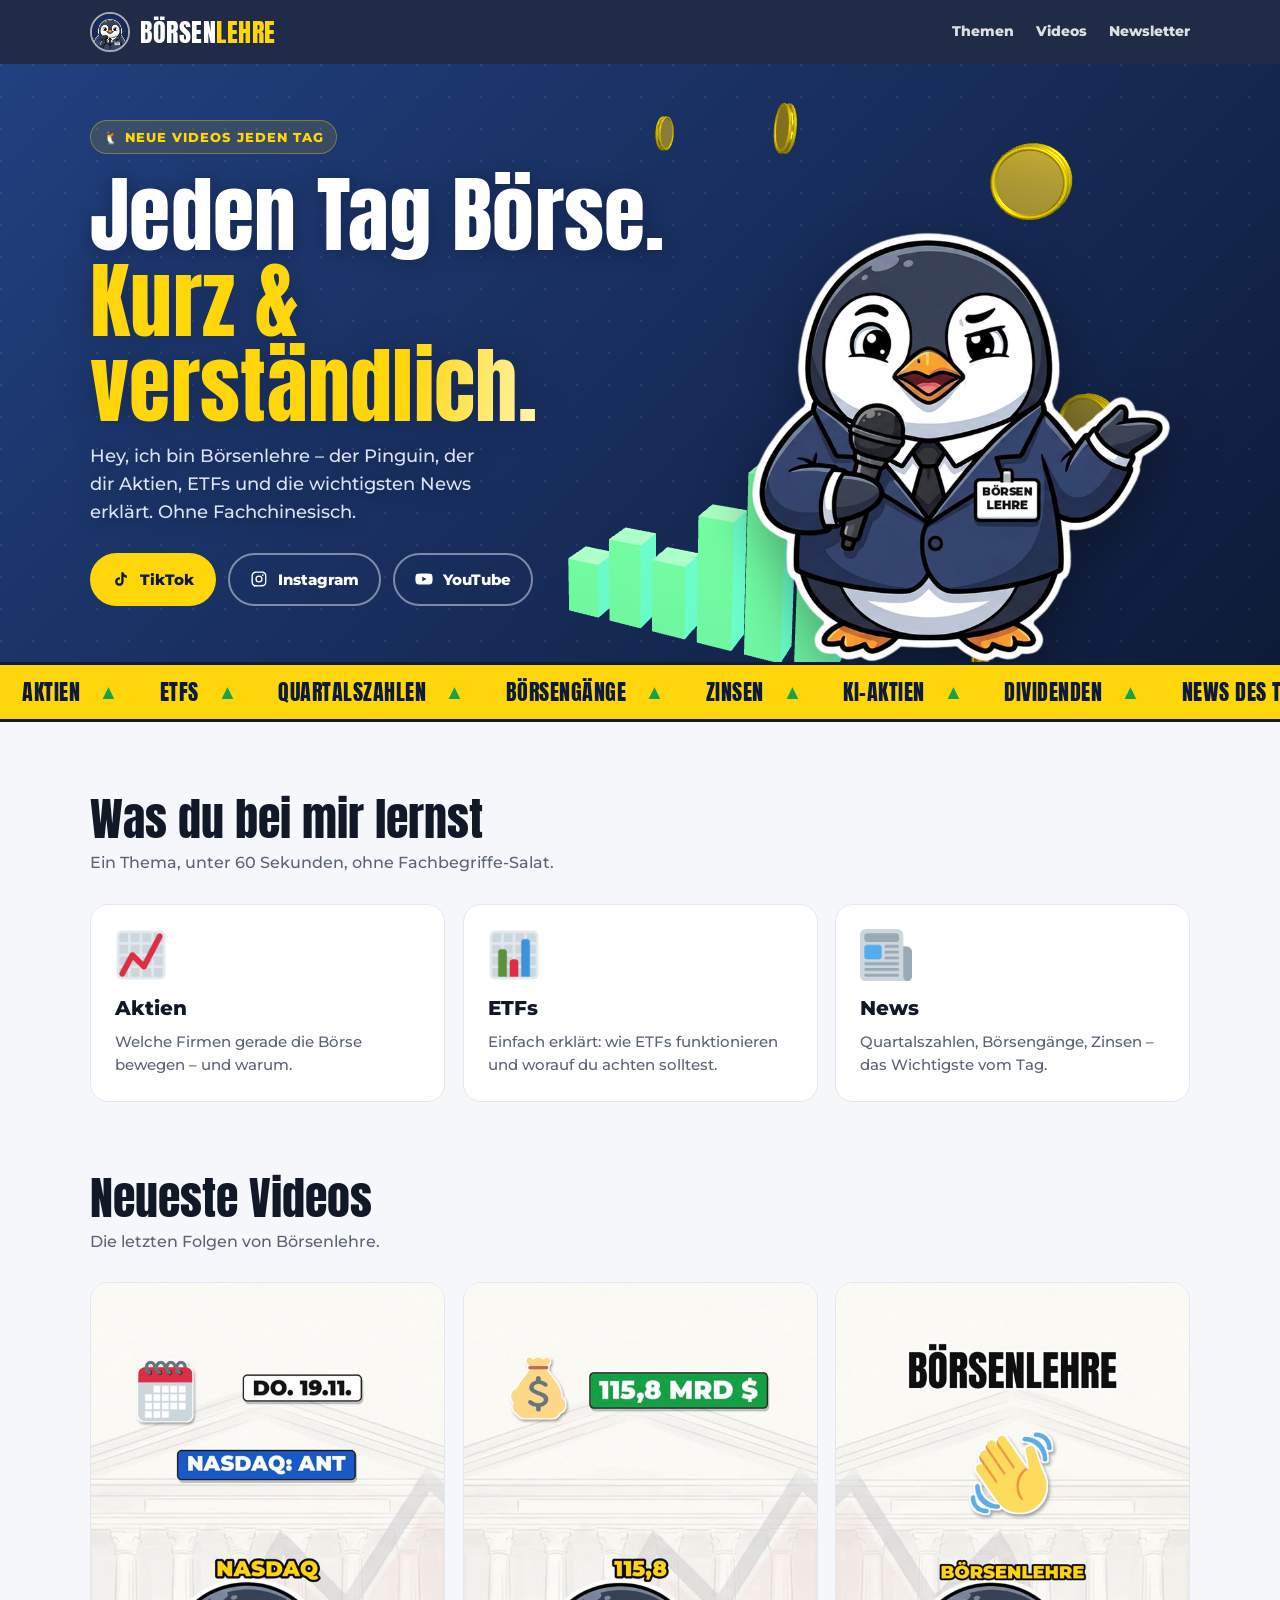
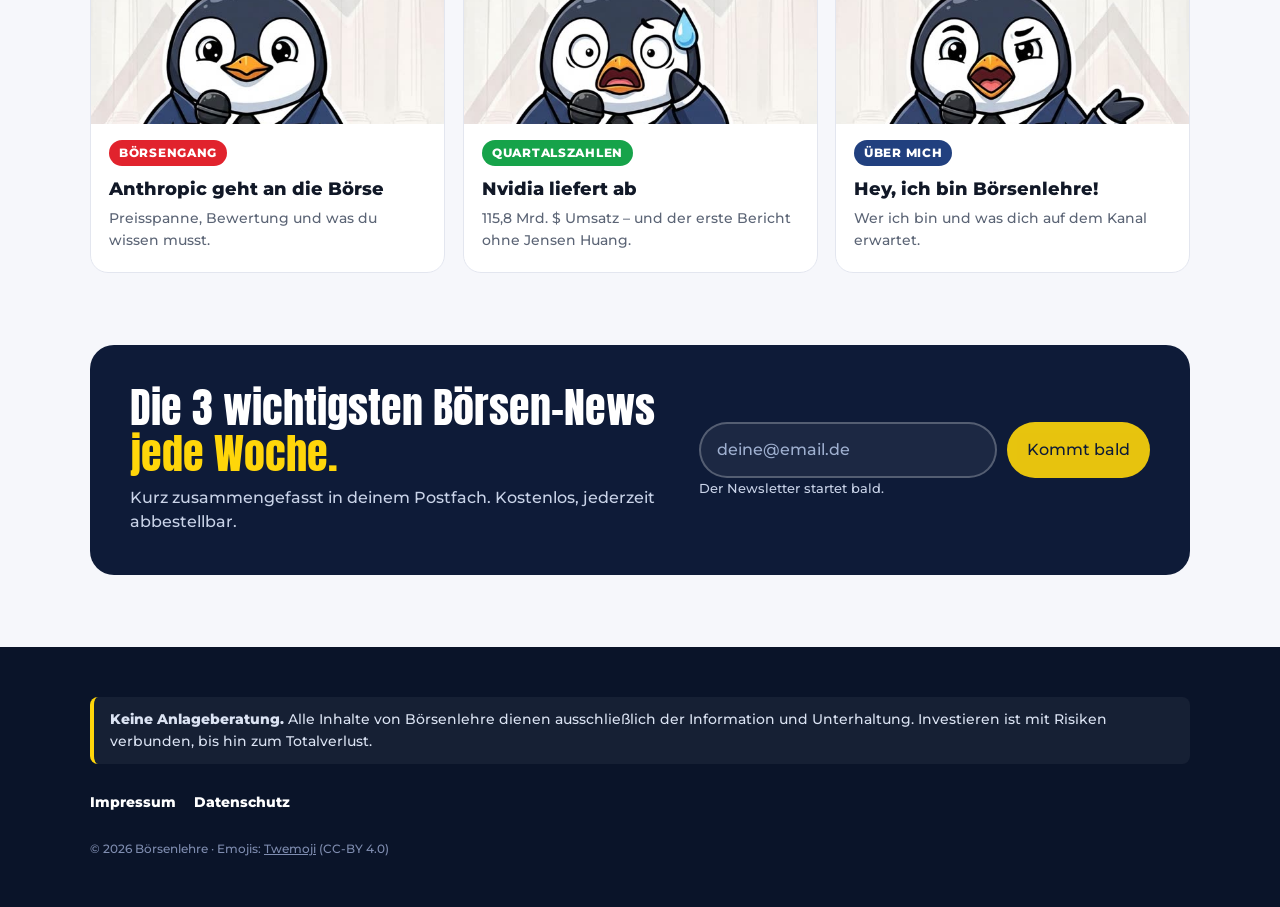
<file: website/index.html>
<!DOCTYPE html>
<html lang="de">
<head>
  <meta charset="utf-8">
  <meta name="viewport" content="width=device-width, initial-scale=1">
  <title>Börsenlehre – Jeden Tag Börse, kurz & verständlich</title>
  <meta name="description" content="Börsenlehre ist der Pinguin, der dir jeden Tag die Börse erklärt: Aktien, ETFs und News – kurz, verständlich und ohne Fachchinesisch.">
  <link rel="icon" href="assets/logo.png">
  <link rel="stylesheet" href="style.css">
</head>
<body>

<header class="site-header">
  <div class="wrap">
    <a class="brand" href="#">
      <img src="assets/logo.png" alt="Börsenlehre Logo">
      <span class="wordmark">BÖRSEN<span>LEHRE</span></span>
    </a>
    <nav class="nav">
      <a href="#themen">Themen</a>
      <a href="#videos">Videos</a>
      <a href="#newsletter">Newsletter</a>
    </nav>
  </div>
</header>

<main>
  <section class="hero" style="padding:0">
    <canvas id="hero3d" aria-hidden="true"></canvas>
    <div class="wrap">
      <div>
        <span class="eyebrow">🐧 Neue Videos jeden Tag</span>
        <h1>Jeden Tag Börse.<br><span>Kurz & verständlich.</span></h1>
        <p class="lead">Hey, ich bin Börsenlehre – der Pinguin, der dir Aktien, ETFs und die wichtigsten News erklärt. Ohne Fachchinesisch.</p>
        <div class="socials">
          <!-- TODO: echte Profil-Links eintragen -->
          <a class="btn btn-primary" href="#" aria-label="Börsenlehre auf TikTok">
            <svg viewBox="0 0 24 24" aria-hidden="true"><path d="M16.6 5.8A4.3 4.3 0 0 1 15.5 3h-3.1v12.4a2.6 2.6 0 1 1-2.6-2.6c.3 0 .5 0 .8.1V9.8a5.7 5.7 0 1 0 4.9 5.6V9.1a7.4 7.4 0 0 0 4.3 1.4V7.4a4.3 4.3 0 0 1-3.2-1.6z"/></svg>
            TikTok
          </a>
          <a class="btn btn-ghost" href="#" aria-label="Börsenlehre auf Instagram">
            <svg viewBox="0 0 24 24" aria-hidden="true"><path d="M12 7.2A4.8 4.8 0 1 0 12 16.8 4.8 4.8 0 0 0 12 7.2zm0 7.9a3.1 3.1 0 1 1 0-6.2 3.1 3.1 0 0 1 0 6.2zM17 5.8a1.1 1.1 0 1 0 0 2.2 1.1 1.1 0 0 0 0-2.2zM21.9 7.9c-.1-1.6-.4-3-1.6-4.2S17.7 2.1 16.1 2c-1.7-.1-6.6-.1-8.2 0-1.6.1-3 .4-4.2 1.6S2.1 6.3 2 7.9c-.1 1.7-.1 6.6 0 8.2.1 1.6.4 3 1.6 4.2s2.6 1.5 4.2 1.6c1.7.1 6.6.1 8.2 0 1.6-.1 3-.4 4.2-1.6s1.5-2.6 1.6-4.2c.1-1.7.1-6.5 0-8.2zm-2.1 10a3.3 3.3 0 0 1-1.9 1.9c-1.3.5-4.4.4-5.9.4s-4.6.1-5.9-.4a3.3 3.3 0 0 1-1.9-1.9c-.5-1.3-.4-4.4-.4-5.9s-.1-4.6.4-5.9a3.3 3.3 0 0 1 1.9-1.9c1.3-.5 4.4-.4 5.9-.4s4.6-.1 5.9.4a3.3 3.3 0 0 1 1.9 1.9c.5 1.3.4 4.4.4 5.9s.1 4.6-.4 5.9z"/></svg>
            Instagram
          </a>
          <a class="btn btn-ghost" href="#" aria-label="Börsenlehre auf YouTube">
            <svg viewBox="0 0 24 24" aria-hidden="true"><path d="M23 7.2a3 3 0 0 0-2.1-2.1C19 4.6 12 4.6 12 4.6s-7 0-8.9.5A3 3 0 0 0 1 7.2 31 31 0 0 0 .5 12a31 31 0 0 0 .5 4.8 3 3 0 0 0 2.1 2.1c1.9.5 8.9.5 8.9.5s7 0 8.9-.5a3 3 0 0 0 2.1-2.1 31 31 0 0 0 .5-4.8 31 31 0 0 0-.5-4.8zM9.7 15V9l5.8 3-5.8 3z"/></svg>
            YouTube
          </a>
        </div>
      </div>
      <div class="hero-wrap-img"><img class="hero-img" src="assets/pinguin-hero.png" alt="Börsenlehre, ein Pinguin im Anzug mit Mikrofon"></div>
    </div>
  </section>

  <div class="ticker" aria-hidden="true">
    <div class="ticker-track">
      <span>AKTIEN</span><span>ETFS</span><span>QUARTALSZAHLEN</span><span>BÖRSENGÄNGE</span><span>ZINSEN</span><span>KI-AKTIEN</span><span>DIVIDENDEN</span><span>NEWS DES TAGES</span>
      <span>AKTIEN</span><span>ETFS</span><span>QUARTALSZAHLEN</span><span>BÖRSENGÄNGE</span><span>ZINSEN</span><span>KI-AKTIEN</span><span>DIVIDENDEN</span><span>NEWS DES TAGES</span>
    </div>
  </div>

  <section id="themen">
    <div class="wrap">
      <div class="section-head">
        <h2>Was du bei mir lernst</h2>
        <p>Ein Thema, unter 60 Sekunden, ohne Fachbegriffe-Salat.</p>
      </div>
      <div class="topics">
        <article class="topic" data-tilt>
          <img src="assets/emoji-1f4c8.png" alt="">
          <h3>Aktien</h3>
          <p>Welche Firmen gerade die Börse bewegen – und warum.</p>
        </article>
        <article class="topic" data-tilt>
          <img src="assets/emoji-1f4ca.png" alt="">
          <h3>ETFs</h3>
          <p>Einfach erklärt: wie ETFs funktionieren und worauf du achten solltest.</p>
        </article>
        <article class="topic" data-tilt>
          <img src="assets/emoji-1f4f0.png" alt="">
          <h3>News</h3>
          <p>Quartalszahlen, Börsengänge, Zinsen – das Wichtigste vom Tag.</p>
        </article>
      </div>
    </div>
  </section>

  <section id="videos" style="padding-top:0">
    <div class="wrap">
      <div class="section-head">
        <h2>Neueste Videos</h2>
        <p>Die letzten Folgen von Börsenlehre.</p>
      </div>
      <div class="videos">
        <!-- TODO: Links zu den Videos auf TikTok/Instagram eintragen -->
        <a class="video" href="#" data-tilt>
          <div class="thumb"><img src="assets/thumb-anthropic.jpg" alt="Vorschaubild: Anthropic-Börsengang" loading="lazy"></div>
          <div class="body">
            <span class="tag red">Börsengang</span>
            <h3>Anthropic geht an die Börse</h3>
            <p>Preisspanne, Bewertung und was du wissen musst.</p>
          </div>
        </a>
        <a class="video" href="#" data-tilt>
          <div class="thumb"><img src="assets/thumb-nvidia.jpg" alt="Vorschaubild: Nvidia-Quartalszahlen" loading="lazy"></div>
          <div class="body">
            <span class="tag green">Quartalszahlen</span>
            <h3>Nvidia liefert ab</h3>
            <p>115,8 Mrd. $ Umsatz – und der erste Bericht ohne Jensen Huang.</p>
          </div>
        </a>
        <a class="video" href="#" data-tilt>
          <div class="thumb"><img src="assets/thumb-boersenlehre.jpg" alt="Vorschaubild: Börsenlehre stellt sich vor" loading="lazy"></div>
          <div class="body">
            <span class="tag blue">Über mich</span>
            <h3>Hey, ich bin Börsenlehre!</h3>
            <p>Wer ich bin und was dich auf dem Kanal erwartet.</p>
          </div>
        </a>
      </div>
    </div>
  </section>

  <section id="newsletter" style="padding-top:0">
    <div class="wrap">
      <div class="newsletter">
        <div>
          <h2>Die 3 wichtigsten Börsen-News<br><span>jede Woche.</span></h2>
          <p>Kurz zusammengefasst in deinem Postfach. Kostenlos, jederzeit abbestellbar.</p>
        </div>
        <div>
          <!-- Platzhalter: noch nicht mit einem Newsletter-Dienst verbunden -->
          <form class="nl-form" onsubmit="return false;">
            <input type="email" placeholder="deine@email.de" aria-label="E-Mail-Adresse" disabled>
            <button class="btn btn-primary" type="submit" disabled>Kommt bald</button>
          </form>
          <p class="nl-note">Der Newsletter startet bald.</p>
        </div>
      </div>
    </div>
  </section>
</main>

<footer class="site-footer">
  <div class="wrap">
    <p class="disclaimer"><strong>Keine Anlageberatung.</strong> Alle Inhalte von Börsenlehre dienen ausschließlich der Information und Unterhaltung. Investieren ist mit Risiken verbunden, bis hin zum Totalverlust.</p>
    <div class="footer-links">
      <a href="impressum.html">Impressum</a>
      <a href="datenschutz.html">Datenschutz</a>
    </div>
    <p class="small">© 2026 Börsenlehre · Emojis: <a href="https://github.com/jdecked/twemoji">Twemoji</a> (CC-BY 4.0)</p>
  </div>
</footer>

<script src="vendor/three.min.js"></script>
<script src="hero3d.js"></script>

</body>
</html>
</file>
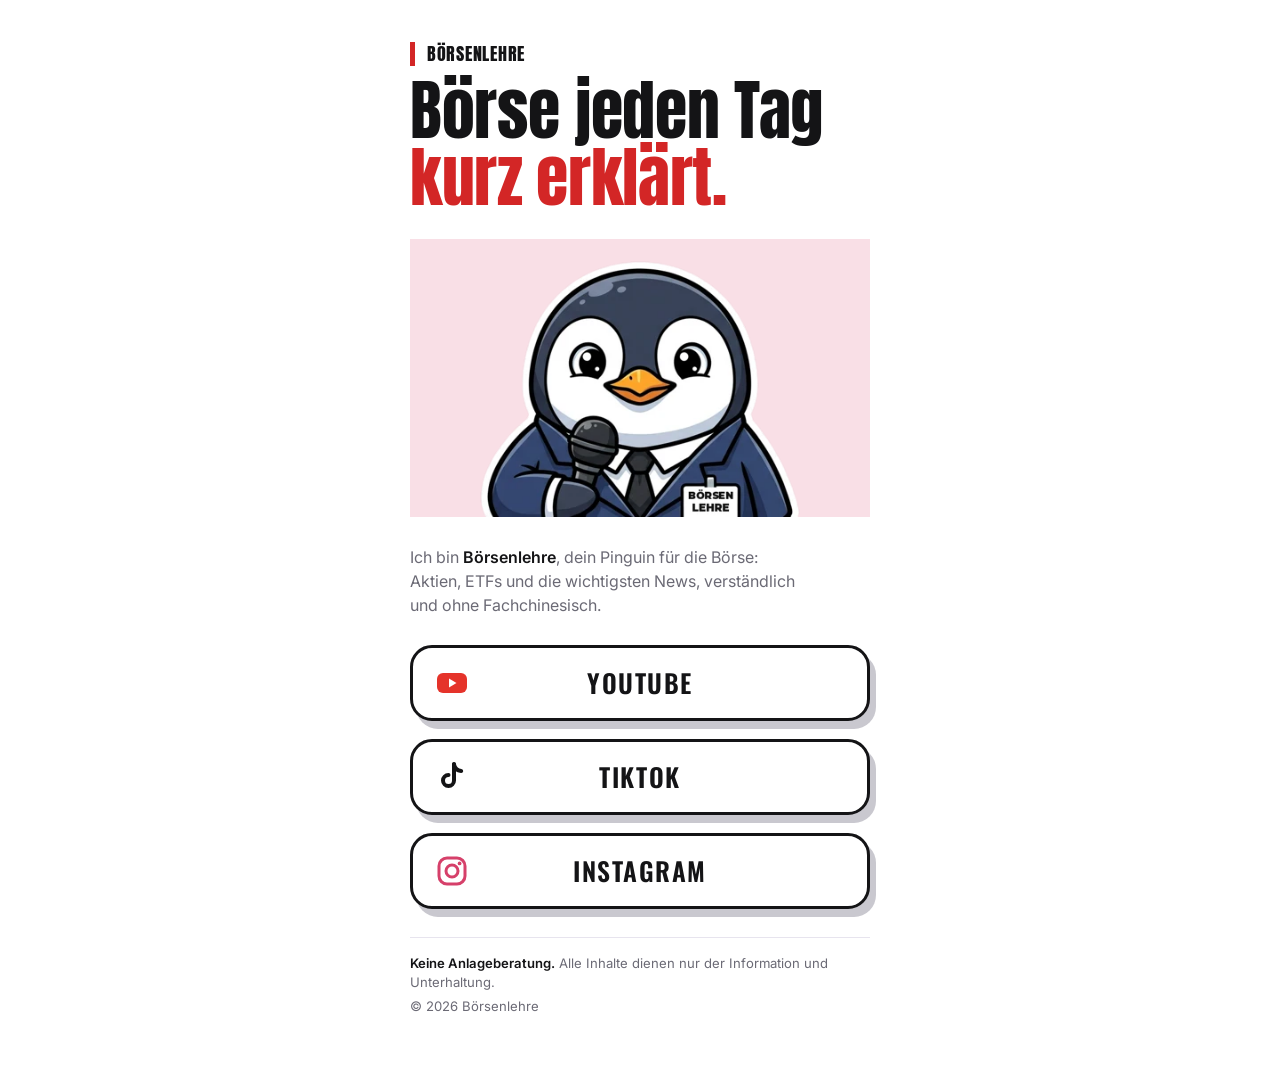
<file: website/links/index.html>
<!doctype html>
<html lang="de">
<head>
<meta charset="utf-8">
<meta name="viewport" content="width=device-width, initial-scale=1, viewport-fit=cover">
<title>Börsenlehre Links</title>
<meta name="claude:viewport-fit-sides" content="cover">
<meta name="description" content="Alle Kanäle von Börsenlehre: YouTube, Instagram und TikTok. Börse jeden Tag kurz und verständlich erklärt.">
<link rel="preconnect" href="https://fonts.googleapis.com">
<link rel="preconnect" href="https://fonts.gstatic.com" crossorigin>
<link rel="stylesheet" href="https://fonts.googleapis.com/css2?family=Anton&family=Oswald:wght@600;700&family=Inter:wght@400;500;600;700;800&display=swap">
<style>
/* Layout: eine schmale Spalte wie ein Börsenlehre-Cover – Rubrik, große Anton-Headline, Pastellfeld mit Pinguin, darunter die Kanäle als Zeilen. */
:root {
  --bg: #ffffff;
  --ink: #141416;
  --muted: #6b6a75;
  --line: #e7e4ee;
  --panel: #f9dfe6;      /* Rosa wie SPEZIALAUSGABE-Cover */
  --row: #ffffff;
  --row-hover: #f6f4fa;
  --red: #d32626;
  --green: #2e7d32;
  --grey: #5f5f64;
  --focus: #3b5bdb;
  --btn-shadow: #c9c8cf;
  --yt: #e5332a; --ig: #d6406a; --tt: #141416;
  --label: "Oswald", "Arial Narrow", "Roboto Condensed", sans-serif;
  --display: "Anton", "Impact", "Arial Narrow", sans-serif;
  --text: "Inter", system-ui, -apple-system, "Segoe UI", sans-serif;
}
@media (prefers-color-scheme: dark) {
  :root:not([data-theme="light"]) {
    --bg: #121116; --ink: #f4f2f8; --muted: #a8a5b4; --line: #2a2832; --panel: #3a2530;
    --row: #1a1920; --row-hover: #23212b; --red: #ff5a52; --green: #5ccf6a; --grey: #a3a3ab; --focus: #8ea6ff; --btn-shadow: #000000; --yt: #ff4d44; --ig: #ff6f96; --tt: #f4f2f8;
    color-scheme: dark;
  }
}
:root[data-theme="dark"] {
  --bg: #121116; --ink: #f4f2f8; --muted: #a8a5b4; --line: #2a2832; --panel: #3a2530;
  --row: #1a1920; --row-hover: #23212b; --red: #ff5a52; --green: #5ccf6a; --grey: #a3a3ab; --focus: #8ea6ff; --btn-shadow: #000000; --yt: #ff4d44; --ig: #ff6f96; --tt: #f4f2f8;
  color-scheme: dark;
}
* { box-sizing: border-box; }
body {
  background: var(--bg); color: var(--ink); font-family: var(--text); font-size: 16px; line-height: 1.5;
  padding-left: max(16px, env(safe-area-inset-left, 0px)); padding-right: max(16px, env(safe-area-inset-right, 0px));
  padding-block: 32px 40px;
}
.wrap { max-width: 460px; margin: 0 auto; display: grid; gap: 28px; }
.rubrik { display: flex; align-items: center; gap: 12px; font-family: var(--display); font-size: 1.15rem; letter-spacing: 0.04em; text-transform: uppercase; }
.rubrik::before { content: ""; width: 5px; height: 1.3em; background: var(--red); }
h1 { margin: 10px 0 0; font-family: var(--display); font-weight: 400; font-size: clamp(2.9rem, 13vw, 4.1rem); line-height: 1.02; letter-spacing: -0.005em; text-wrap: balance; }
h1 span { color: var(--red); display: block; }
.panel { background: var(--panel); display: flex; justify-content: center; align-items: flex-end; padding-top: 22px; overflow: hidden; }
.panel img { width: min(320px, 82%); height: auto; display: block; }
.bio { margin: 0; color: var(--muted); font-size: 1rem; max-width: 40ch; }
.bio strong { color: var(--ink); font-weight: 600; }
.links { list-style: none; margin: 0; padding: 0; display: grid; gap: 18px; }
.links a {
  position: relative; display: flex; align-items: center; justify-content: center; min-height: 76px;
  padding: 14px 64px; background: var(--row); color: var(--ink); text-decoration: none;
  border: 3px solid var(--ink); border-radius: 22px; box-shadow: 6px 8px 0 var(--btn-shadow);
  transition: transform .12s ease, box-shadow .12s ease, background-color .12s ease;
}
.links a:hover { background: var(--row-hover); }
.links a:active { transform: translate(4px, 5px); box-shadow: 2px 3px 0 var(--btn-shadow); }
.links a:focus-visible { outline: 3px solid var(--focus); outline-offset: 4px; }
.ico { position: absolute; left: 22px; top: 50%; transform: translateY(-50%); width: 34px; height: 34px; display: grid; place-items: center; }
.ico svg { width: 34px; height: 34px; display: block; }
.yt .ico { color: var(--yt); } .ig .ico { color: var(--ig); } .tt .ico { color: var(--tt); }
.name { font-family: var(--label); font-weight: 600; font-size: 1.6rem; letter-spacing: 0.06em; text-transform: uppercase; line-height: 1; }
@media (prefers-reduced-motion: reduce) { .links a { transition: none; } }
footer { border-top: 1px solid var(--line); padding-top: 16px; display: grid; gap: 4px; color: var(--muted); font-size: 0.82rem; }
footer b { color: var(--ink); font-weight: 600; }
</style>
</head>
<body>


<main class="wrap">
  <header>
    <div class="rubrik">Börsenlehre</div>
    <h1>Börse jeden Tag<span>kurz erklärt.</span></h1>
  </header>

  <div class="panel" aria-hidden="true"><img alt="" src="[data-uri]"></div>

  <p class="bio">Ich bin <strong>Börsenlehre</strong>, dein Pinguin für die Börse: Aktien, ETFs und die wichtigsten News, verständlich und ohne Fachchinesisch.</p>

  <ul class="links">
    <li><a class="yt" href="https://youtube.com/@borsenlehre" target="_blank" rel="noopener" aria-label="YouTube @borsenlehre">
      <span class="ico"><svg viewBox="0 0 34 34" aria-hidden="true"><rect x="2" y="7" width="30" height="20" rx="6" fill="currentColor"/><path d="M14 12.5l7.5 4.5-7.5 4.5z" fill="#fff"/></svg></span>
      <span class="name">YouTube</span></a></li>
    <li><a class="tt" href="https://www.tiktok.com/@brsenlehre" target="_blank" rel="noopener" aria-label="TikTok @brsenlehre">
      <span class="ico"><svg viewBox="0 0 34 34" aria-hidden="true"><path d="M19 4v16.5a5.5 5.5 0 1 1-5.5-5.5" fill="none" stroke="currentColor" stroke-width="4" stroke-linecap="round"/><path d="M19 4.5c.8 3.8 3.4 6.2 7.2 6.6" fill="none" stroke="currentColor" stroke-width="4" stroke-linecap="round"/></svg></span>
      <span class="name">TikTok</span></a></li>
    <li><a class="ig" href="https://www.instagram.com/boersen.lehre" target="_blank" rel="noopener" aria-label="Instagram @boersen.lehre">
      <span class="ico"><svg viewBox="0 0 34 34" aria-hidden="true"><rect x="4" y="4" width="26" height="26" rx="8" fill="none" stroke="currentColor" stroke-width="3"/><circle cx="17" cy="17" r="6" fill="none" stroke="currentColor" stroke-width="3"/><circle cx="24.6" cy="9.4" r="1.9" fill="currentColor"/></svg></span>
      <span class="name">Instagram</span></a></li>
  </ul>

  <footer>
    <span><b>Keine Anlageberatung.</b> Alle Inhalte dienen nur der Information und Unterhaltung.</span>
    <span>© 2026 Börsenlehre</span>
  </footer>
</main>
</body>
</html>
</file>
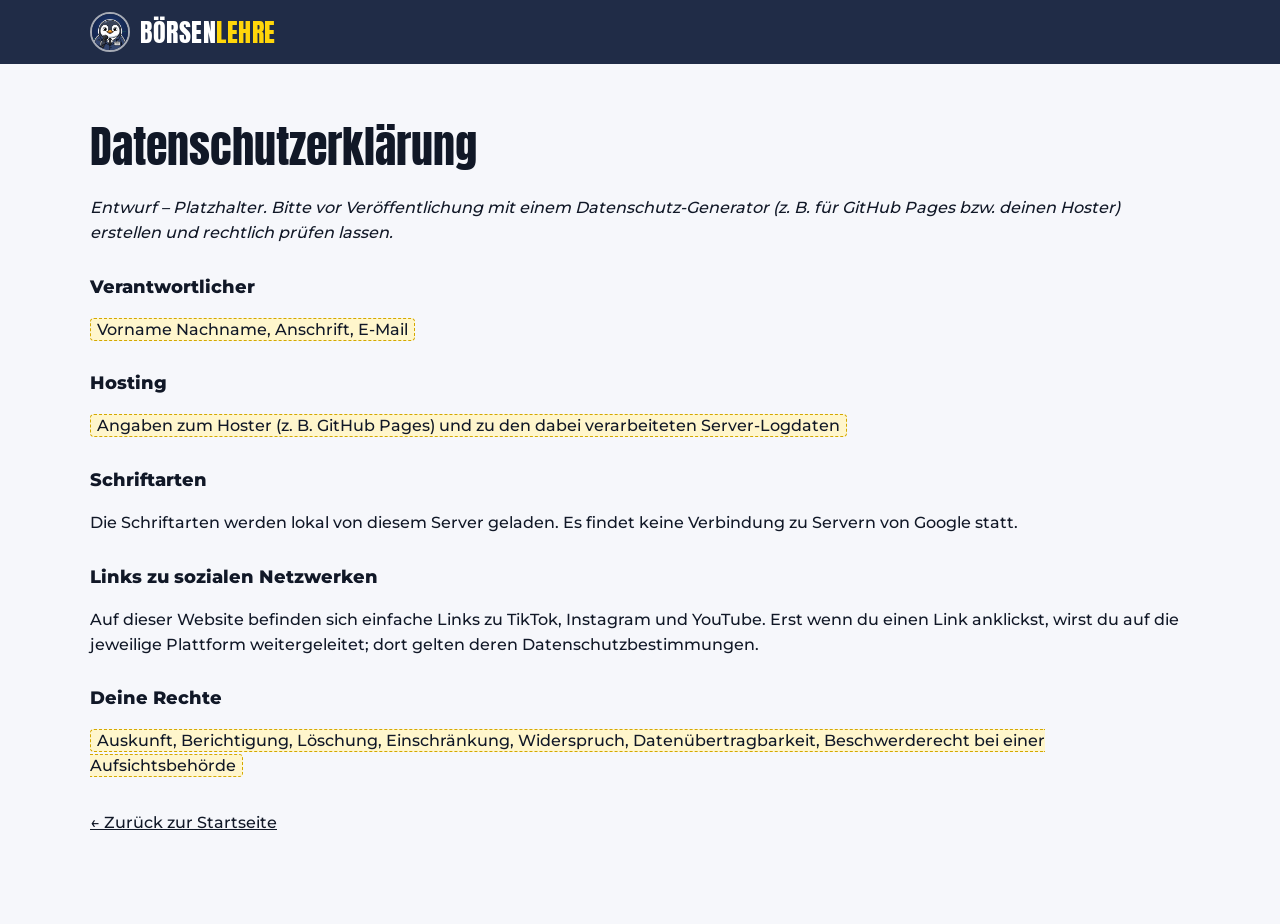
<file: website/datenschutz.html>
<!DOCTYPE html>
<html lang="de">
<head>
  <meta charset="utf-8">
  <meta name="viewport" content="width=device-width, initial-scale=1">
  <title>Datenschutz – Börsenlehre</title>
  <meta name="robots" content="noindex">
  <link rel="icon" href="assets/logo.png">
  <link rel="stylesheet" href="style.css">
</head>
<body>
<header class="site-header">
  <div class="wrap">
    <a class="brand" href="index.html">
      <img src="assets/logo.png" alt="Börsenlehre Logo">
      <span class="wordmark">BÖRSEN<span>LEHRE</span></span>
    </a>
  </div>
</header>

<main class="legal">
  <div class="wrap">
    <h1>Datenschutzerklärung</h1>
    <p><em>Entwurf – Platzhalter. Bitte vor Veröffentlichung mit einem Datenschutz-Generator (z. B. für GitHub Pages bzw. deinen Hoster) erstellen und rechtlich prüfen lassen.</em></p>

    <h2>Verantwortlicher</h2>
    <p><span class="placeholder">Vorname Nachname, Anschrift, E-Mail</span></p>

    <h2>Hosting</h2>
    <p><span class="placeholder">Angaben zum Hoster (z. B. GitHub Pages) und zu den dabei verarbeiteten Server-Logdaten</span></p>

    <h2>Schriftarten</h2>
    <p>Die Schriftarten werden lokal von diesem Server geladen. Es findet keine Verbindung zu Servern von Google statt.</p>

    <h2>Links zu sozialen Netzwerken</h2>
    <p>Auf dieser Website befinden sich einfache Links zu TikTok, Instagram und YouTube. Erst wenn du einen Link anklickst, wirst du auf die jeweilige Plattform weitergeleitet; dort gelten deren Datenschutzbestimmungen.</p>

    <h2>Deine Rechte</h2>
    <p><span class="placeholder">Auskunft, Berichtigung, Löschung, Einschränkung, Widerspruch, Datenübertragbarkeit, Beschwerderecht bei einer Aufsichtsbehörde</span></p>

    <p style="margin-top:32px"><a href="index.html">← Zurück zur Startseite</a></p>
  </div>
</main>
</body>
</html>
</file>
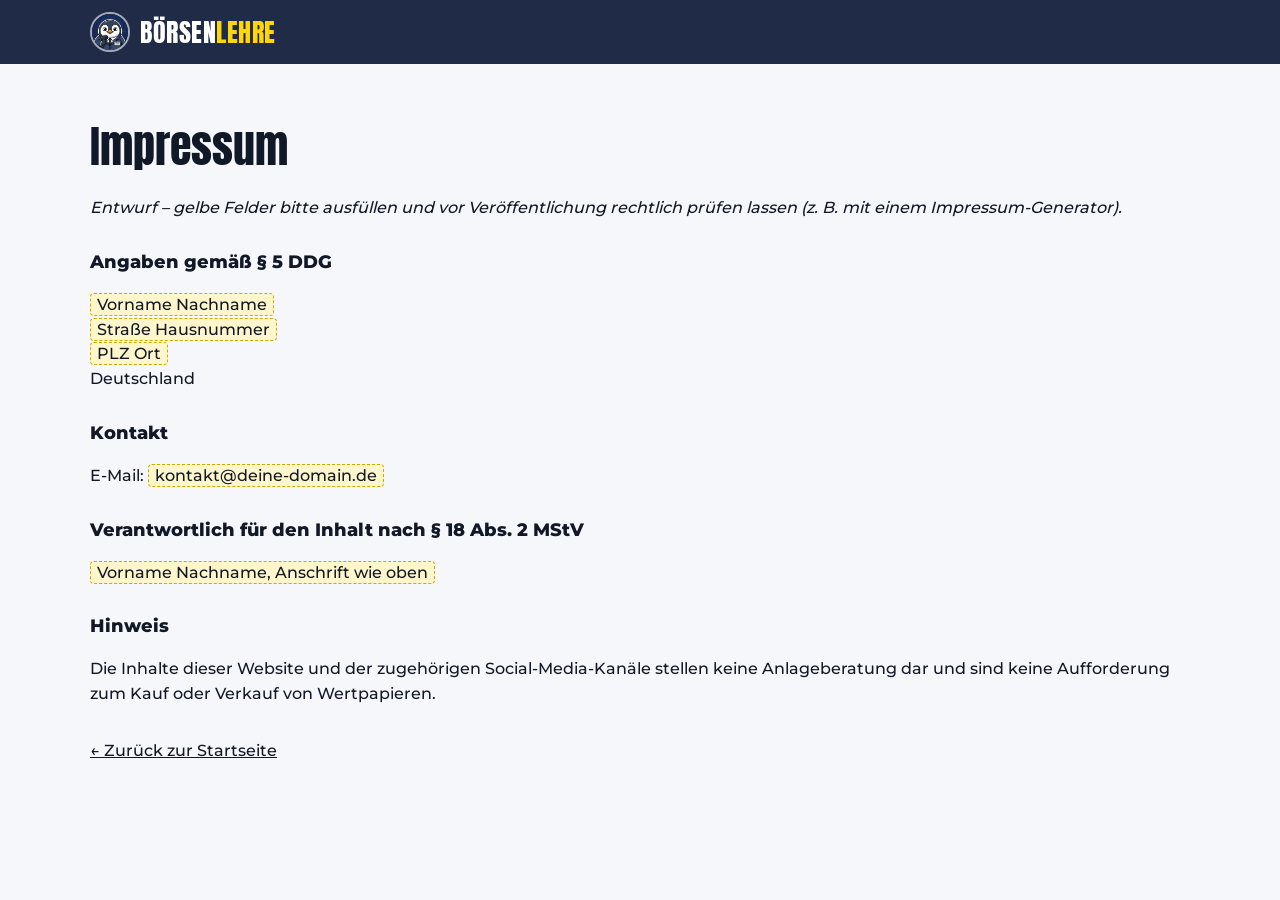
<file: website/impressum.html>
<!DOCTYPE html>
<html lang="de">
<head>
  <meta charset="utf-8">
  <meta name="viewport" content="width=device-width, initial-scale=1">
  <title>Impressum – Börsenlehre</title>
  <meta name="robots" content="noindex">
  <link rel="icon" href="assets/logo.png">
  <link rel="stylesheet" href="style.css">
</head>
<body>
<header class="site-header">
  <div class="wrap">
    <a class="brand" href="index.html">
      <img src="assets/logo.png" alt="Börsenlehre Logo">
      <span class="wordmark">BÖRSEN<span>LEHRE</span></span>
    </a>
  </div>
</header>

<main class="legal">
  <div class="wrap">
    <h1>Impressum</h1>
    <p><em>Entwurf – gelbe Felder bitte ausfüllen und vor Veröffentlichung rechtlich prüfen lassen (z. B. mit einem Impressum-Generator).</em></p>

    <h2>Angaben gemäß § 5 DDG</h2>
    <p>
      <span class="placeholder">Vorname Nachname</span><br>
      <span class="placeholder">Straße Hausnummer</span><br>
      <span class="placeholder">PLZ Ort</span><br>
      Deutschland
    </p>

    <h2>Kontakt</h2>
    <p>E-Mail: <span class="placeholder">kontakt@deine-domain.de</span></p>

    <h2>Verantwortlich für den Inhalt nach § 18 Abs. 2 MStV</h2>
    <p><span class="placeholder">Vorname Nachname, Anschrift wie oben</span></p>

    <h2>Hinweis</h2>
    <p>Die Inhalte dieser Website und der zugehörigen Social-Media-Kanäle stellen keine Anlageberatung dar und sind keine Aufforderung zum Kauf oder Verkauf von Wertpapieren.</p>

    <p style="margin-top:32px"><a href="index.html">← Zurück zur Startseite</a></p>
  </div>
</main>
</body>
</html>
</file>
<file: website/style.css>
@font-face { font-family: "Anton"; src: url("fonts/Anton.ttf") format("truetype"); font-display: swap; }
@font-face { font-family: "Montserrat"; src: url("fonts/Montserrat-Medium.ttf") format("truetype"); font-weight: 500; font-display: swap; }
@font-face { font-family: "Montserrat"; src: url("fonts/Montserrat-ExtraBold.ttf") format("truetype"); font-weight: 800; font-display: swap; }

:root {
  --navy-900: #0e1b38;
  --navy-700: #21407f;
  --yellow: #ffd60a;
  --green: #16a34a;
  --red: #e1232d;
  --ink: #111827;
  --muted: #5b6475;
  --paper: #f6f7fb;
  --card: #ffffff;
  --line: #e3e6ef;
  --radius: 18px;
}

* { box-sizing: border-box; }
html { scroll-behavior: smooth; }
body {
  margin: 0;
  font-family: "Montserrat", system-ui, sans-serif;
  font-weight: 500;
  color: var(--ink);
  background: var(--paper);
  line-height: 1.55;
}
img { max-width: 100%; display: block; }
a { color: inherit; }
.wrap { width: min(1100px, 100% - 32px); margin-inline: auto; }

/* Header */
.site-header {
  position: sticky; top: env(safe-area-inset-top, 0px); z-index: 10;
  background: rgba(14, 27, 56, 0.92);
  backdrop-filter: blur(8px);
  color: #fff;
}
.site-header .wrap { display: flex; align-items: center; justify-content: space-between; height: 64px; }
.brand { display: flex; align-items: center; gap: 10px; text-decoration: none; }
.brand img { width: 40px; height: 40px; border-radius: 50%; border: 2px solid rgba(255,255,255,.6); }
.wordmark { font-family: "Anton", sans-serif; font-size: 26px; letter-spacing: .5px; line-height: 1; }
.wordmark span { color: var(--yellow); }
.nav { display: flex; gap: 22px; font-weight: 800; font-size: 14px; }
.nav a { text-decoration: none; opacity: .85; }
.nav a:hover { opacity: 1; color: var(--yellow); }

/* Hero */
.hero {
  color: #fff;
  background:
    radial-gradient(circle at 1px 1px, rgba(255,255,255,.09) 1.5px, transparent 0) 0 0 / 32px 32px,
    linear-gradient(135deg, var(--navy-700), var(--navy-900));
  overflow: hidden;
}
.hero .wrap {
  display: grid; grid-template-columns: 1.15fr .85fr; align-items: center; gap: 24px;
  padding-block: 56px 0;
}
.eyebrow {
  display: inline-block; font-weight: 800; font-size: 13px; letter-spacing: .08em; text-transform: uppercase;
  color: var(--yellow); background: rgba(255,214,10,.12); border: 1px solid rgba(255,214,10,.35);
  padding: 6px 12px; border-radius: 999px;
}
.hero h1 {
  font-family: "Anton", sans-serif; font-weight: 400;
  font-size: clamp(44px, 7vw, 84px); line-height: 1.02; margin: 18px 0 14px; letter-spacing: .3px;
}
.hero h1 span { color: var(--yellow); }
.hero p.lead { font-size: 18px; max-width: 34ch; color: #dbe3f3; margin: 0 0 26px; }
.socials { display: flex; flex-wrap: wrap; gap: 12px; padding-bottom: 56px; }
.btn {
  display: inline-flex; align-items: center; gap: 10px;
  font-weight: 800; font-size: 15px; text-decoration: none;
  padding: 13px 20px; border-radius: 999px; border: 2px solid transparent;
  transition: transform .15s ease, background .15s ease;
}
.btn:hover { transform: translateY(-2px); }
.btn-primary { background: var(--yellow); color: var(--navy-900); }
.btn-ghost { border-color: rgba(255,255,255,.45); color: #fff; }
.btn-ghost:hover { background: rgba(255,255,255,.1); }
.btn svg { width: 18px; height: 18px; fill: currentColor; }
.hero-img { width: 100%; filter: drop-shadow(0 18px 28px rgba(0,0,0,.35)); }

/* Sections */
section { padding-block: 72px; }
.section-head { margin-bottom: 28px; }
.section-head h2 { font-family: "Anton", sans-serif; font-weight: 400; font-size: clamp(32px, 4.5vw, 46px); line-height: 1.1; margin: 0 0 6px; }
.section-head p { color: var(--muted); margin: 0; }

.topics { display: grid; grid-template-columns: repeat(3, 1fr); gap: 18px; }
.topic {
  background: var(--card); border: 1px solid var(--line); border-radius: var(--radius);
  padding: 24px;
}
.topic img { width: 52px; height: 52px; margin-bottom: 12px; }
.topic h3 { margin: 0 0 6px; font-size: 20px; font-weight: 800; }
.topic p { margin: 0; color: var(--muted); font-size: 15px; }

.videos { display: grid; grid-template-columns: repeat(3, 1fr); gap: 18px; }
.video {
  background: var(--card); border: 1px solid var(--line); border-radius: var(--radius);
  overflow: hidden; text-decoration: none; display: flex; flex-direction: column;
  transition: transform .15s ease, box-shadow .15s ease;
}
.video:hover { transform: translateY(-3px); box-shadow: 0 12px 28px rgba(14,27,56,.12); }
.video .thumb { aspect-ratio: 4 / 5; overflow: hidden; background: #eef0f6; }
.video .thumb img { width: 100%; height: 100%; object-fit: cover; object-position: top; }
.video .body { padding: 16px 18px 20px; }
.tag { display: inline-block; font-size: 12px; font-weight: 800; text-transform: uppercase; letter-spacing: .06em; padding: 4px 10px; border-radius: 999px; color: #fff; }
.tag.red { background: var(--red); }
.tag.green { background: var(--green); }
.tag.blue { background: var(--navy-700); }
.video h3 { font-size: 18px; font-weight: 800; margin: 10px 0 4px; }
.video p { margin: 0; color: var(--muted); font-size: 14px; }

.newsletter {
  background: var(--navy-900); color: #fff; border-radius: 24px;
  padding: 40px; display: grid; grid-template-columns: 1.2fr 1fr; gap: 28px; align-items: center;
}
.newsletter h2 { font-family: "Anton", sans-serif; font-weight: 400; font-size: clamp(30px, 4vw, 42px); margin: 0 0 8px; line-height: 1.1; }
.newsletter h2 span { color: var(--yellow); }
.newsletter p { margin: 0; color: #c9d3e8; }
.nl-form { display: flex; gap: 10px; flex-wrap: wrap; }
.nl-form input {
  flex: 1 1 220px; min-width: 0; padding: 14px 16px; border-radius: 999px; border: 2px solid rgba(255,255,255,.25);
  background: rgba(255,255,255,.06); color: #fff; font: inherit;
}
.nl-form input::placeholder { color: #9fb0d0; }
.nl-form button { border: 0; cursor: not-allowed; opacity: .9; font: inherit; }
.nl-note { font-size: 13px; color: #9fb0d0; margin-top: 10px; }

/* Footer */
.site-footer { background: #0a1429; color: #b8c3da; font-size: 14px; padding-block: 36px; }
.site-footer .wrap { display: grid; gap: 14px; }
.disclaimer { background: rgba(255,255,255,.05); border-left: 4px solid var(--yellow); padding: 12px 16px; border-radius: 8px; color: #dbe3f3; }
.footer-links { display: flex; flex-wrap: wrap; gap: 18px; }
.footer-links a { font-weight: 800; color: #fff; text-decoration: none; }
.footer-links a:hover { color: var(--yellow); }
.small { font-size: 12px; color: #7f8db0; }

/* Legal pages */
.legal { padding-block: 48px 72px; }
.legal h1 { font-family: "Anton", sans-serif; font-weight: 400; font-size: 44px; margin: 0 0 16px; }
.legal h2 { font-size: 18px; font-weight: 800; margin: 28px 0 6px; }
.placeholder { background: #fff6cc; border: 1px dashed #d4a800; padding: 1px 6px; border-radius: 4px; }

/* Responsive */
@media (max-width: 860px) {
  .hero .wrap { grid-template-columns: 1fr; text-align: center; padding-top: 40px; }
  .hero p.lead { margin-inline: auto; }
  .socials { justify-content: center; padding-bottom: 8px; }
  .hero-wrap-img { width: min(300px, 80vw); }
  .topics, .videos { grid-template-columns: 1fr; }
  .videos { grid-template-columns: 1fr 1fr; }
  .newsletter { grid-template-columns: 1fr; padding: 28px; }
  .nav { display: none; }
  section { padding-block: 52px; }
}
@media (max-width: 520px) {
  .videos { grid-template-columns: 1fr; }
  .btn { width: 100%; justify-content: center; }
}

/* ---------- 3D & Animationen ---------- */
.hero { position: relative; isolation: isolate; }
#hero3d { position: absolute; inset: 0; width: 100%; height: 100%; z-index: 0; pointer-events: none; }
.hero .wrap { position: relative; z-index: 1; }
.hero h1, .hero p.lead { text-shadow: 0 2px 18px rgba(14, 27, 56, .55); }

@keyframes rise { from { transform: translateY(26px); opacity: 0; } to { transform: none; opacity: 1; } }
@keyframes pop-in { from { transform: translateY(40px) scale(.92); opacity: 0; } to { transform: none; opacity: 1; } }
@keyframes float { 0%, 100% { transform: translateY(0) rotate(-1deg); } 50% { transform: translateY(-14px) rotate(1deg); } }
@keyframes bob { 0%, 100% { transform: translateY(0); } 50% { transform: translateY(-6px); } }
@keyframes marquee { from { transform: translateX(0); } to { transform: translateX(-50%); } }
@keyframes shine { from { background-position: -200% 0; } to { background-position: 200% 0; } }

.hero .eyebrow { animation: rise .7s cubic-bezier(.2,.8,.2,1) both; }
.hero h1 { animation: rise .8s .08s cubic-bezier(.2,.8,.2,1) both; }
.hero p.lead { animation: rise .8s .18s cubic-bezier(.2,.8,.2,1) both; }
.hero .socials { animation: rise .8s .28s cubic-bezier(.2,.8,.2,1) both; }
.hero-wrap-img { width: min(420px, 100%); animation: pop-in 1s .2s cubic-bezier(.2,.9,.25,1.2) both; align-self: end; justify-self: center; }
.hero-img { animation: float 5s 1.2s ease-in-out infinite; }
.hero h1 span {
  background: linear-gradient(100deg, var(--yellow) 0%, var(--yellow) 40%, #fff3a6 50%, var(--yellow) 60%, var(--yellow) 100%);
  background-size: 200% 100%;
  -webkit-background-clip: text; background-clip: text; color: transparent;
  animation: shine 4.5s 1s linear infinite;
  text-shadow: none;
  filter: drop-shadow(0 2px 14px rgba(14, 27, 56, .5));
}

.ticker { background: var(--yellow); color: var(--navy-900); overflow: hidden; border-block: 3px solid var(--navy-900); }
.ticker-track { display: flex; width: max-content; animation: marquee 28s linear infinite; }
.ticker-track span { font-family: "Anton", sans-serif; font-size: 22px; letter-spacing: .5px; padding: 10px 22px; white-space: nowrap; }
.ticker-track span::after { content: "▲"; color: var(--green); margin-left: 22px; font-size: 16px; vertical-align: 2px; }
.ticker:hover .ticker-track { animation-play-state: paused; }

[data-tilt] { position: relative; transition: transform .35s cubic-bezier(.2,.8,.2,1), box-shadow .35s ease; will-change: transform; transform-style: preserve-3d; }
[data-tilt]::after {
  content: ""; position: absolute; inset: 0; border-radius: inherit; pointer-events: none; opacity: 0; transition: opacity .3s ease;
  background: radial-gradient(circle at var(--gx, 50%) var(--gy, 50%), rgba(255,255,255,.55), transparent 55%);
}
[data-tilt]:hover { box-shadow: 0 22px 40px rgba(14,27,56,.16); }
[data-tilt]:hover::after { opacity: .6; }
.topic img { animation: bob 3.2s ease-in-out infinite; }
.topic:nth-child(2) img { animation-delay: -.8s; }
.topic:nth-child(3) img { animation-delay: -1.6s; }
.video .thumb img { transition: transform .6s cubic-bezier(.2,.8,.2,1); }
.video:hover .thumb img { transform: scale(1.05); }
.btn-primary { box-shadow: 0 0 0 0 rgba(255,214,10,.55); }
.btn-primary:hover { box-shadow: 0 0 0 8px rgba(255,214,10,.15); }

:focus-visible { outline: 3px solid var(--yellow); outline-offset: 3px; }

@media (prefers-reduced-motion: reduce) {
  *, *::before, *::after { animation: none !important; transition: none !important; }
  .hero h1 span { color: var(--yellow); background: none; }
}
</file>
